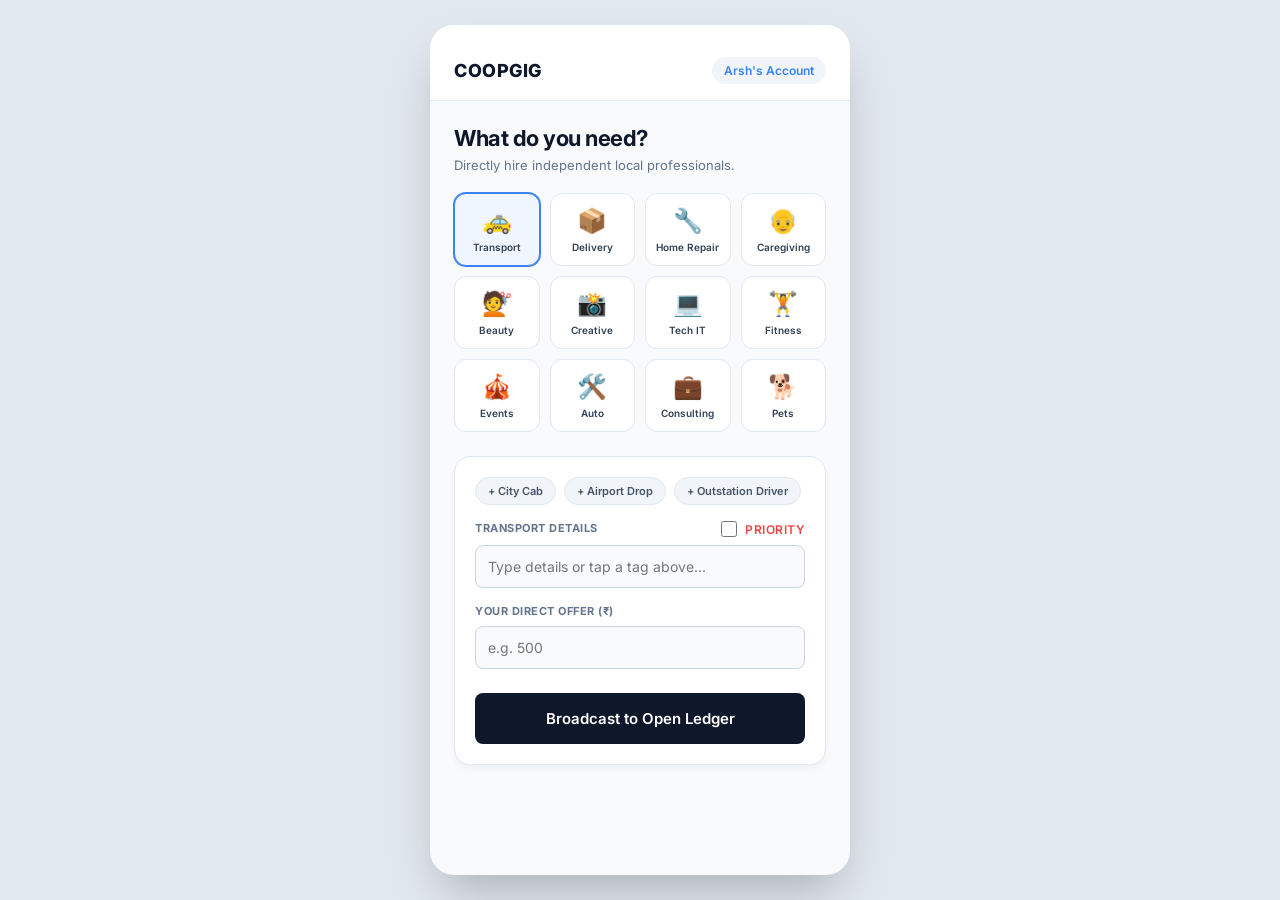
<file: index.html>
<!DOCTYPE html>
<html lang="en">
<head>
    <meta charset="UTF-8">
    <meta name="viewport" content="width=device-width, initial-scale=1.0">
    <meta name="author" content="Uniters">
    <title>CoopGig | Customortal</title>
    
    <style>
        @import url('https://fonts.googleapis.com/css2?family=Inter:wght@400;500;600;700&display=swap');

        * { box-sizing: border-box; margin: 0; padding: 0; font-family: 'Inter', sans-serif; }
        body { background: #e2e8f0; color: #0f172a; height: 100vh; display: flex; align-items: center; justify-content: center; -webkit-font-smoothing: antialiased; }

        .app-container {
            width: 420px; height: 850px; max-height: 95vh; background: #f8fafc; border-radius: 24px;
            box-shadow: 0 25px 50px -12px rgba(0, 0, 0, 0.25); display: flex; flex-direction: column; overflow: hidden; position: relative;
        }
        
        .cust-header { padding: 32px 24px 16px; background: #ffffff; border-bottom: 1px solid #e2e8f0; display: flex; justify-content: space-between; align-items: center; }
        .cust-header .logo { font-weight: 800; font-size: 18px; color: #0f172a; text-transform: uppercase; letter-spacing: 0.5px;}
        .cust-header .profile { font-size: 12px; background: #f1f5f9; padding: 6px 12px; border-radius: 20px; font-weight: 600; color: #3b82f6; }
        
        .cust-body { flex: 1; overflow-y: auto; padding: 24px; position: relative; }
        .cust-body::-webkit-scrollbar { display: none; }
        
        .cust-title { font-size: 22px; font-weight: 700; margin-bottom: 6px; letter-spacing: -0.5px; }
        .cust-subtitle { font-size: 13px; color: #64748b; margin-bottom: 20px; }
        
        /* Expanded 12 Category Grid */
        .category-grid { display: grid; grid-template-columns: repeat(4, 1fr); gap: 10px; margin-bottom: 24px; }
        .cat-card { background: #ffffff; border: 1px solid #e2e8f0; border-radius: 12px; padding: 12px 6px; text-align: center; cursor: pointer; transition: 0.2s; }
        .cat-card.active { border-color: #3b82f6; background: #eff6ff; box-shadow: 0 0 0 1px #3b82f6; }
        .cat-card .icon { font-size: 24px; margin-bottom: 6px; }
        .cat-card .name { font-size: 10px; font-weight: 600; color: #334155; line-height: 1.2; }
        
        .booking-form { background: #ffffff; padding: 20px; border-radius: 16px; border: 1px solid #e2e8f0; box-shadow: 0 4px 6px -1px rgba(0,0,0,0.05); }
        
        /* New Automation/Prefilter Pills */
        .quick-tasks { display: flex; flex-wrap: wrap; gap: 8px; margin-bottom: 16px; }
        .quick-pill { background: #f1f5f9; border: 1px solid #e2e8f0; color: #475569; padding: 6px 12px; border-radius: 20px; font-size: 11px; font-weight: 600; cursor: pointer; transition: 0.2s; }
        .quick-pill:hover { background: #e2e8f0; color: #0f172a; }
        
        .input-group { margin-bottom: 16px; }
        .input-group label { display: flex; justify-content: space-between; font-size: 11px; font-weight: 700; color: #64748b; text-transform: uppercase; margin-bottom: 8px; letter-spacing: 0.5px; }
        .input-group input { width: 100%; padding: 12px; background: #f8fafc; border: 1px solid #cbd5e1; border-radius: 8px; font-size: 14px; outline: none; transition: 0.2s; }
        .input-group input:focus { border-color: #3b82f6; background: #fff; }
        
        /* Urgency Toggle Feature */
        .urgency-toggle { display: flex; align-items: center; gap: 8px; font-size: 12px; font-weight: 600; color: #ef4444; cursor: pointer; }
        .urgency-toggle input { width: 16px; height: 16px; cursor: pointer; }

        .btn-primary { width: 100%; background: #0f172a; color: #ffffff; padding: 16px; border-radius: 8px; border: none; font-weight: 600; font-size: 15px; cursor: pointer; margin-top: 8px; transition: 0.2s; }
        .btn-primary:hover { background: #1e293b; transform: translateY(-1px); }

        /* Screens */
        .screen-overlay { position: absolute; top: 0; left: 0; right: 0; bottom: 0; background: #ffffff; padding: 40px 24px; display: none; flex-direction: column; z-index: 5; }
        .screen-overlay.active { display: flex; }
        .spinner { width: 48px; height: 48px; border: 4px solid #f1f5f9; border-top-color: #3b82f6; border-radius: 50%; animation: spin 1s linear infinite; margin: 0 auto 24px; }
        @keyframes spin { to { transform: rotate(360deg); } }

        /* Timeline UI */
        .timeline { margin-top: 32px; display: flex; flex-direction: column; gap: 24px; position: relative; }
        .timeline::before { content: ''; position: absolute; left: 13px; top: 10px; bottom: 10px; width: 2px; background: #e2e8f0; z-index: 1; }
        .tl-step { display: flex; gap: 20px; align-items: center; position: relative; z-index: 2; opacity: 0.4; transition: 0.3s; }
        .tl-step.active, .tl-step.completed { opacity: 1; }
        .tl-dot { width: 28px; height: 28px; background: #cbd5e1; border-radius: 50%; display: flex; align-items: center; justify-content: center; font-size: 12px; color: white; border: 4px solid #fff; }
        .tl-step.active .tl-dot { background: #3b82f6; box-shadow: 0 0 0 4px rgba(59, 130, 246, 0.2); }
        .tl-step.completed .tl-dot { background: #10b981; }
        .tl-text { font-size: 15px; font-weight: 600; color: #0f172a; }
        .tl-sub { font-size: 13px; color: #64748b; font-weight: 400; margin-top: 2px; }

        /* Savings Calculator */
        .receipt-card { background: #f8fafc; border: 1px dashed #cbd5e1; border-radius: 12px; padding: 20px; margin-top: 24px; }
        .r-row { display: flex; justify-content: space-between; font-size: 14px; margin-bottom: 12px; color: #475569; }
        .r-total { display: flex; justify-content: space-between; font-size: 18px; font-weight: 700; border-top: 1px solid #e2e8f0; padding-top: 12px; margin-top: 12px; color: #0f172a; }
        .savings-box { background: rgba(16, 185, 129, 0.1); border: 1px solid rgba(16, 185, 129, 0.3); padding: 16px; border-radius: 8px; margin-top: 20px; }
        .savings-box .st-title { font-size: 12px; text-transform: uppercase; color: #047857; font-weight: 800; margin-bottom: 8px; letter-spacing: 0.5px; }
        .savings-box .st-text { font-size: 13px; color: #065f46; line-height: 1.5; }
    </style>
</head>
<body>

    <div class="app-container">
        
        <div class="cust-header">
            <div class="logo">COOPGIG</div>
            <div class="profile">Arsh's Account</div>
        </div>

        <div class="cust-body">
            <!-- Main Request View -->
            <div id="view-main" class="active">
                <div class="cust-title">What do you need?</div>
                <div class="cust-subtitle">Directly hire independent local professionals.</div>
                
                <div class="category-grid" id="cat-container">
                    <!-- JS Injected 12 Categories -->
                </div>

                <div class="booking-form">
                    <!-- Smart Filters / Automation -->
                    <div class="quick-tasks" id="quick-tasks-container"></div>
                    
                    <div class="input-group">
                        <label>
                            <span id="lbl-task">Service Details</span>
                            <span class="urgency-toggle">
                                <input type="checkbox" id="urgent-check" onchange="toggleUrgency()"> PRIORITY
                            </span>
                        </label>
                        <input type="text" id="cust-task" placeholder="Type details or tap a tag above...">
                    </div>
                    <div class="input-group">
                        <label>Your Direct Offer (₹)</label>
                        <input type="number" id="cust-price" placeholder="e.g. 500">
                    </div>
                    <button class="btn-primary" onclick="broadcastJob()">Broadcast to Open Ledger</button>
                </div>
            </div>

            <!-- Searching View -->
            <div class="screen-overlay" id="view-search">
                <div style="flex: 1; display: flex; flex-direction: column; justify-content: center; text-align: center;">
                    <div class="spinner"></div>
                    <h2 style="font-size: 22px; color: #0f172a; margin-bottom: 12px;">Broadcasting...</h2>
                    <p style="font-size: 15px; color: #64748b; line-height: 1.5;">Bypassing aggregator routing.<br>Sending directly to local cooperatives.</p>
                </div>
            </div>

            <!-- Matched View -->
            <div class="screen-overlay" id="view-matched">
                <h2 style="font-size: 24px; color: #0f172a; margin-bottom: 4px;">Operator Matched!</h2>
                <p style="font-size: 14px; color: #3b82f6; font-weight: 600;">Zero Commission Deal Secured</p>
                
                <div class="timeline">
                    <div class="tl-step completed">
                        <div class="tl-dot">✓</div>
                        <div><div class="tl-text">Broadcasted</div><div class="tl-sub">Sent to open ledger</div></div>
                    </div>
                    <div class="tl-step active">
                        <div class="tl-dot">2</div>
                        <div><div class="tl-text">Operator Claimed</div><div class="tl-sub">Worker is reviewing details</div></div>
                    </div>
                    <div class="tl-step">
                        <div class="tl-dot">3</div>
                        <div><div class="tl-text">In Progress</div><div class="tl-sub">Awaiting task completion</div></div>
                    </div>
                </div>
            </div>

            <!-- Receipt View -->
            <div class="screen-overlay" id="view-receipt">
                <div style="text-align: center; margin-bottom: 24px;">
                    <div style="font-size: 56px; margin-bottom: 12px;">🎉</div>
                    <h2 style="font-size: 24px; color: #0f172a;">Task Completed</h2>
                </div>

                <div class="receipt-card">
                    <div class="r-row"><span>Service Value:</span> <span id="r-val">₹ 0</span></div>
                    <div class="r-row"><span>Platform Commission:</span> <span>₹ 0</span></div>
                    <div class="r-total"><span>You Pay Worker:</span> <span id="r-pay">₹ 0</span></div>
                </div>

                <div class="savings-box">
                    <div class="st-title">CoopGig Transparent Economics</div>
                    <div class="st-text">
                        A standard app would have taken <b>25% (<span id="r-agg">₹0</span>)</b>.<br><br>
                        Here, the worker paid a <b><span id="r-fee">₹0</span> micro-fee</b> upfront and kept 100% of your payment.<br><br>
                        <b>Worker retained <span id="r-saved">₹0</span> more wealth!</b>
                    </div>
                </div>

                <button class="btn-primary" style="margin-top: auto; position: absolute; bottom: 40px; left: 24px; width: calc(100% - 48px);" onclick="resetApp()">Done & Start New</button>
            </div>
        </div>
    </div>

    <script>
        // 12 Expanded Categories
        const categories = {
            transport: { id: 'transport', icon: '🚕', name: 'Transport', fee: 20 },
            delivery:  { id: 'delivery', icon: '📦', name: 'Delivery', fee: 15 },
            home:      { id: 'home', icon: '🔧', name: 'Home Repair', fee: 15 },
            care:      { id: 'care', icon: '👴', name: 'Caregiving', fee: 15 },
            beauty:    { id: 'beauty', icon: '💇', name: 'Beauty', fee: 25 },
            creative:  { id: 'creative', icon: '📸', name: 'Creative', fee: 25 },
            tech:      { id: 'tech', icon: '💻', name: 'Tech IT', fee: 20 },
            fitness:   { id: 'fitness', icon: '🏋️', name: 'Fitness', fee: 20 },
            events:    { id: 'events', icon: '🎪', name: 'Events', fee: 20 },
            auto:      { id: 'auto', icon: '🛠️', name: 'Auto', fee: 25 },
            consult:   { id: 'consult', icon: '💼', name: 'Consulting', fee: 25 },
            pets:      { id: 'pets', icon: '🐕', name: 'Pets', fee: 15 }
        };

        // Automated Pre-filters to save typing
        const quickTasksData = {
            transport: ['City Cab', 'Airport Drop', 'Outstation Driver'],
            delivery: ['Grocery Pickup', 'Food Delivery', 'Document Courier'],
            home: ['AC Repair', 'Plumbing Issue', 'Deep Cleaning'],
            care: ['Elder Assistance', 'Home Tutoring', 'Babysitting'],
            beauty: ['Bridal Makeup', 'Hair Styling', 'Men Grooming'],
            creative: ['Event Photography', 'Video Editing', 'Logo Design'],
            tech: ['PC Format', 'Wi-Fi Setup', 'Data Recovery'],
            fitness: ['Yoga Session', 'Personal Trainer', 'Diet Plan'],
            events: ['Party Bartender', 'DJ Setup', 'Decor Help'],
            auto: ['Flat Tire', 'Jump Start', 'Car Wash'],
            consult: ['Tax Filing', 'Legal Advice', 'Resume Review'],
            pets: ['Dog Walking', 'Pet Sitting', 'Grooming']
        };

        let selectedCat = 'transport';
        let activeJobPrice = 0;
        let activeJobCat = '';

        function renderCategories() {
            const container = document.getElementById('cat-container');
            container.innerHTML = Object.values(categories).map(cat => `
                <div class="cat-card ${cat.id === selectedCat ? 'active' : ''}" onclick="selectCat('${cat.id}')">
                    <div class="icon">${cat.icon}</div>
                    <div class="name">${cat.name}</div>
                </div>
            `).join('');
            
            document.getElementById('lbl-task').innerText = `${categories[selectedCat].name} Details`;
            renderQuickTasks();
        }

        // Feature: Automation / Quick-Select Pills
        function renderQuickTasks() {
            const container = document.getElementById('quick-tasks-container');
            const tasks = quickTasksData[selectedCat] || [];
            container.innerHTML = tasks.map(task => `
                <div class="quick-pill" onclick="autoFillTask('${task}')">+ ${task}</div>
            `).join('');
        }

        function autoFillTask(text) {
            document.getElementById('cust-task').value = text;
        }

        function selectCat(id) {
            selectedCat = id;
            renderCategories();
            document.getElementById('cust-task').value = ''; // clear on change
            document.getElementById('urgent-check').checked = false; // reset urgency
        }

        // Feature: Urgency Toggle
        function toggleUrgency() {
            const isUrgent = document.getElementById('urgent-check').checked;
            const priceInput = document.getElementById('cust-price');
            if(isUrgent && !priceInput.value) {
                priceInput.placeholder = "Priority tasks suggest +20% (e.g. 600)";
            } else {
                priceInput.placeholder = "e.g. 500";
            }
        }

        function switchView(viewId) {
            document.querySelectorAll('#view-main, .screen-overlay').forEach(el => el.classList.remove('active'));
            document.getElementById(viewId).classList.add('active');
        }

        function broadcastJob() {
            const taskStr = document.getElementById('cust-task').value.trim();
            const price = parseFloat(document.getElementById('cust-price').value);
            const isUrgent = document.getElementById('urgent-check').checked;

            if (!taskStr || !price) { alert("Please enter task details and an offer price."); return; }

            activeJobPrice = price;
            activeJobCat = selectedCat;

            const newJob = {
                id: Date.now(),
                catId: selectedCat,
                title: `${categories[selectedCat].icon} ${taskStr}`,
                details: 'Just now • Broadcasted directly by user',
                price: price,
                urgent: isUrgent,
                isNew: true
            };

            let openJobs = JSON.parse(localStorage.getItem('coopgig_jobs_v2')) || [];
            openJobs.unshift(newJob);
            localStorage.setItem('coopgig_jobs_v2', JSON.stringify(openJobs));
            localStorage.setItem('coopgig_sync_status', 'searching');

            switchView('view-search');
        }

        window.addEventListener('storage', (e) => {
            if (e.key === 'coopgig_sync_status') {
                const status = localStorage.getItem('coopgig_sync_status');
                
                if (status === 'matched') {
                    switchView('view-matched');
                } 
                else if (status === 'completed') {
                    const jobData = JSON.parse(localStorage.getItem('coopgig_active_job'));
                    if(jobData) {
                        activeJobPrice = jobData.price;
                        activeJobCat = jobData.catId;
                    }
                    generateReceipt();
                    switchView('view-receipt');
                }
            }
        });

        function generateReceipt() {
            const fee = categories[activeJobCat].fee;
            const aggregatorCut = activeJobPrice * 0.25;
            const savedThisJob = aggregatorCut - fee;

            document.getElementById('r-val').innerText = `₹ ${activeJobPrice}`;
            document.getElementById('r-pay').innerText = `₹ ${activeJobPrice}`;
            document.getElementById('r-agg').innerText = `₹ ${aggregatorCut.toFixed(0)}`;
            document.getElementById('r-fee').innerText = `₹ ${fee}`;
            document.getElementById('r-saved').innerText = `₹ ${Math.max(0, savedThisJob).toFixed(0)}`;
        }

        function resetApp() {
            document.getElementById('cust-task').value = '';
            document.getElementById('cust-price').value = '';
            document.getElementById('urgent-check').checked = false;
            document.getElementById('cust-price').placeholder = "e.g. 500";
            localStorage.setItem('coopgig_sync_status', 'idle');
            switchView('view-main');
        }

        // Boot
        renderCategories();
    </script>
</body>
</html>
</file>
